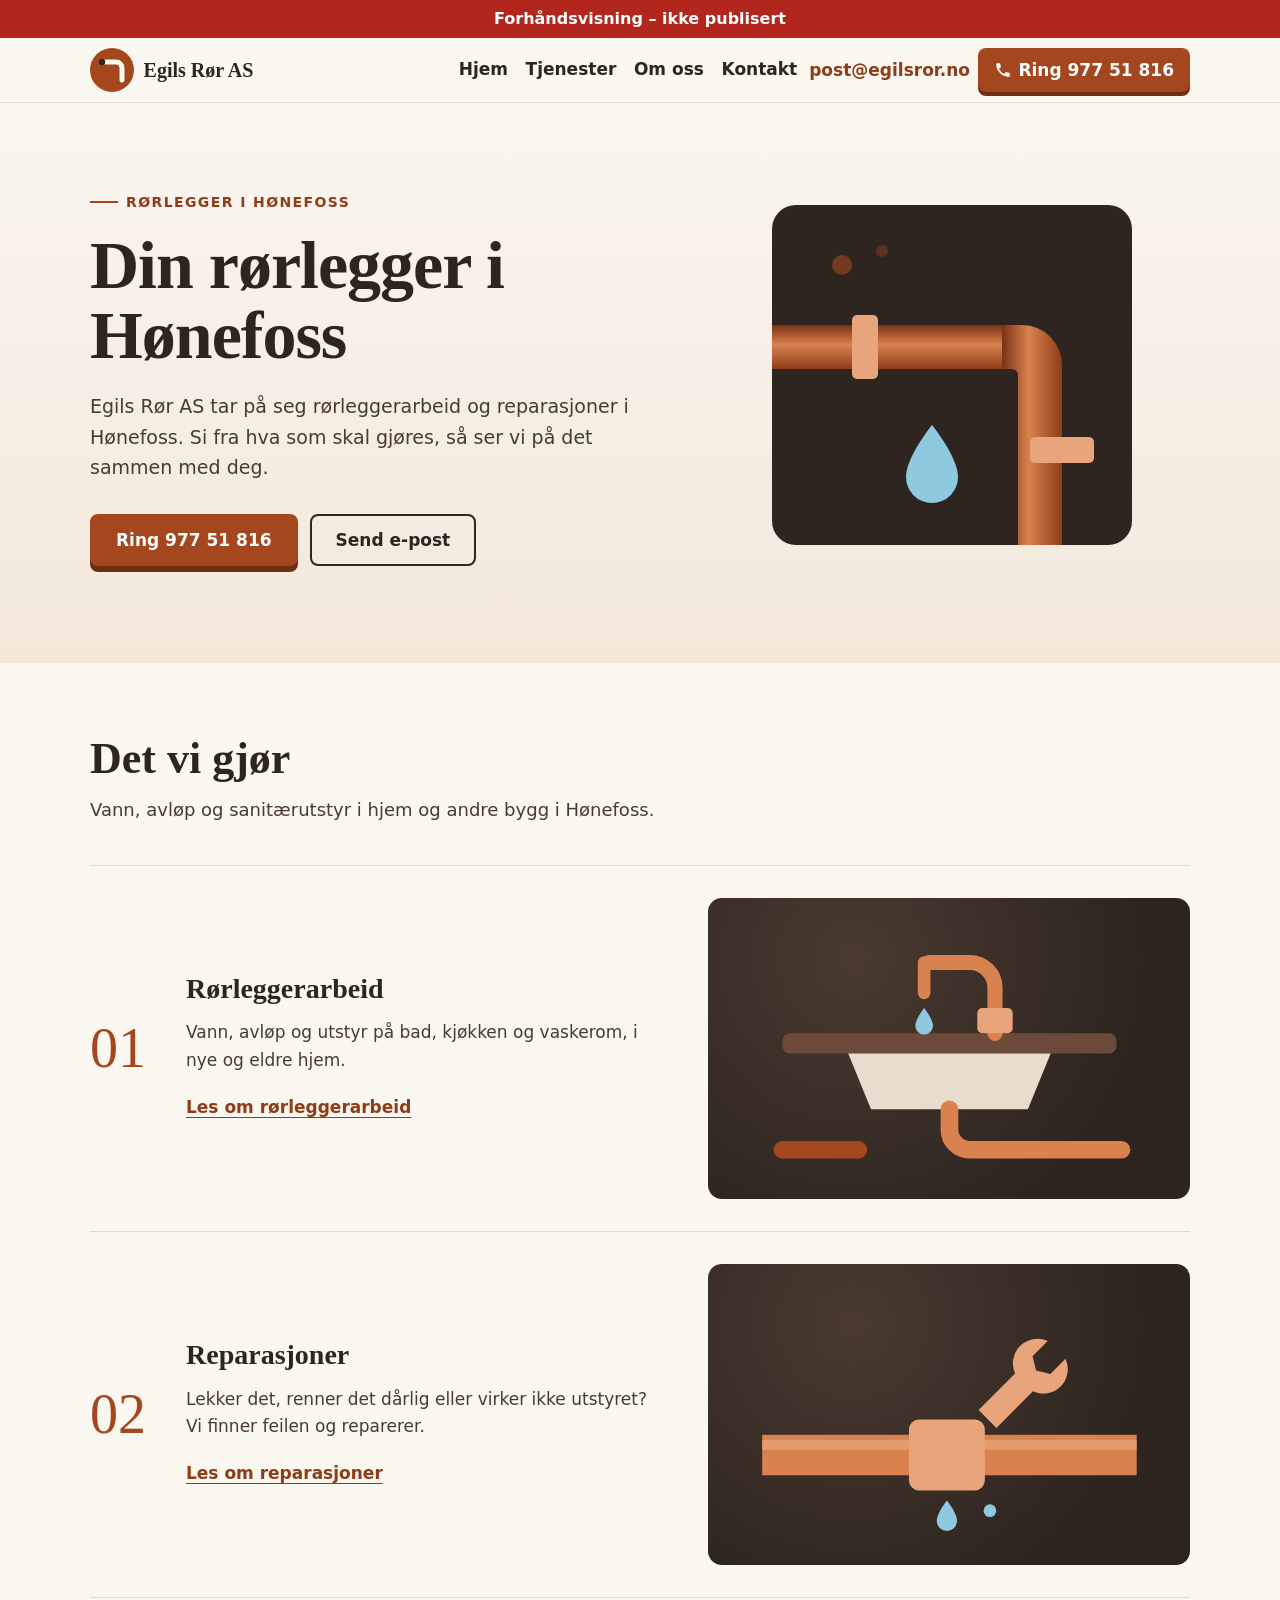
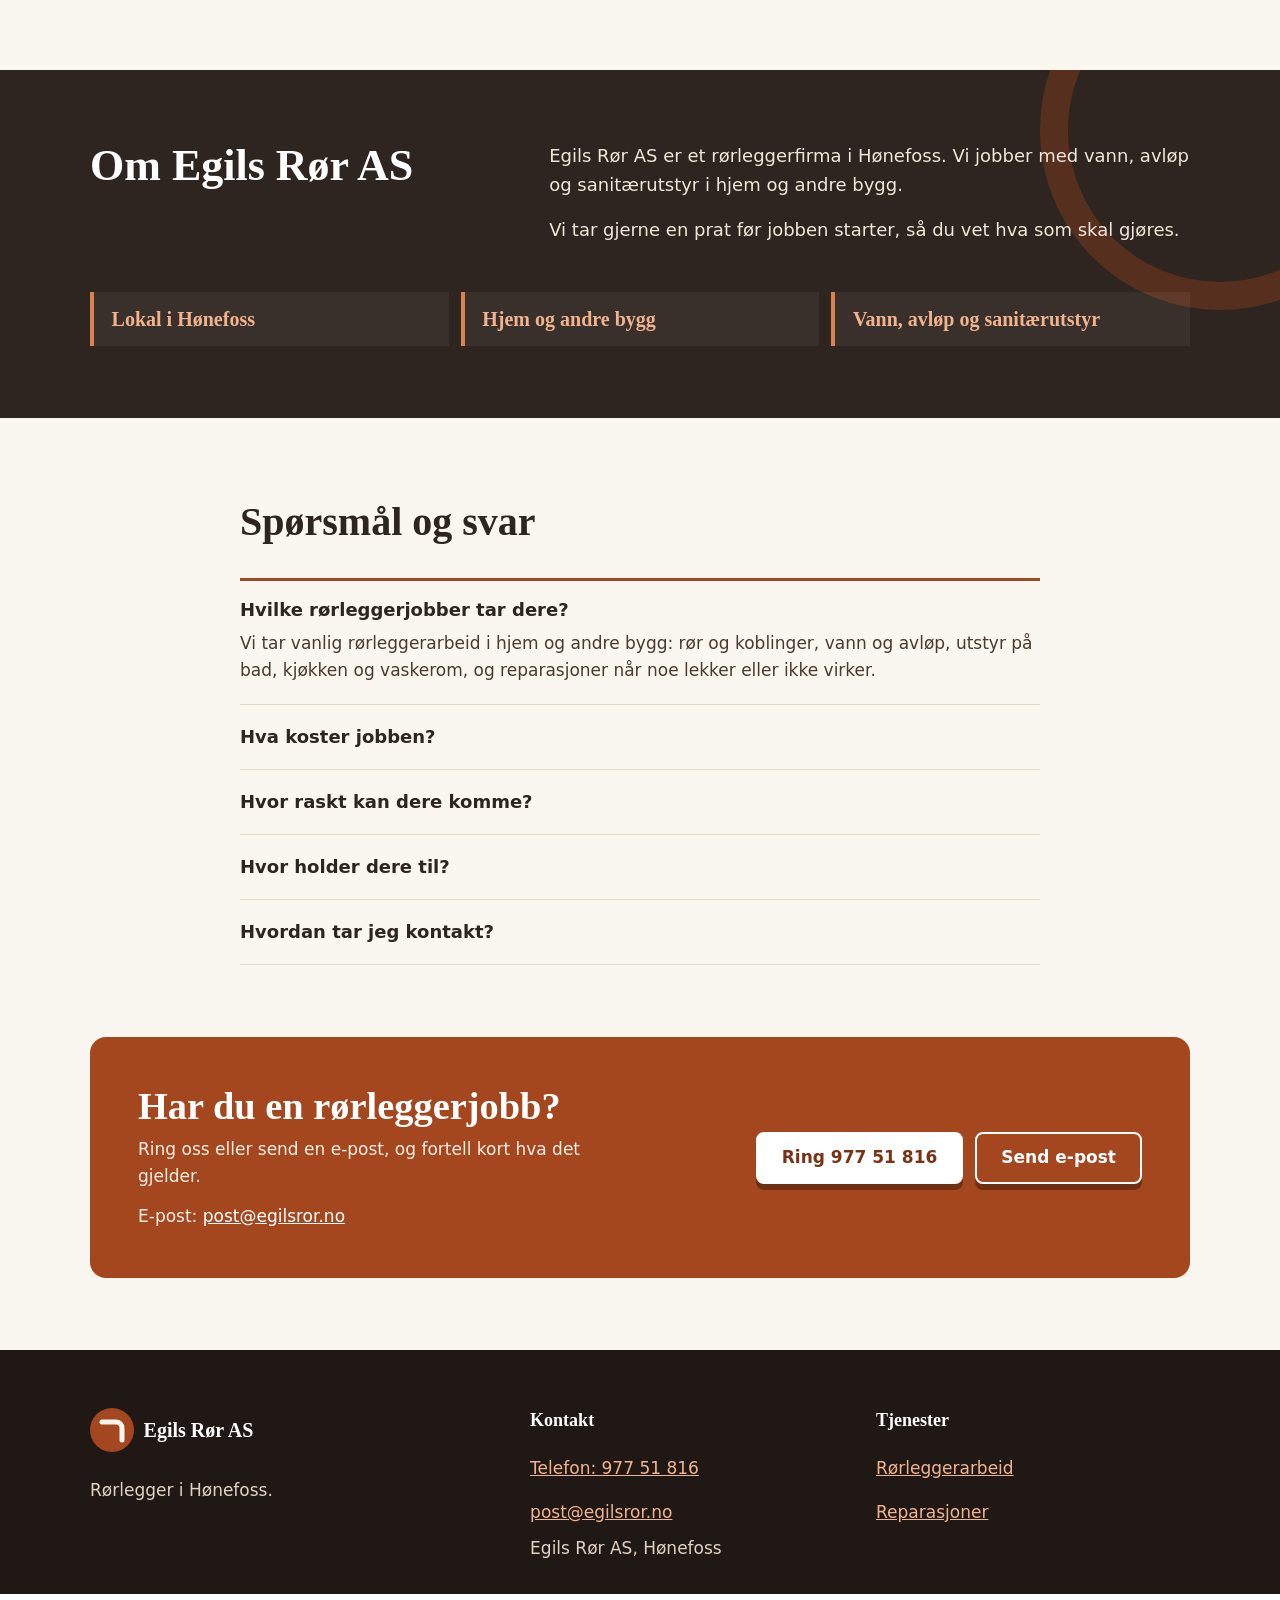
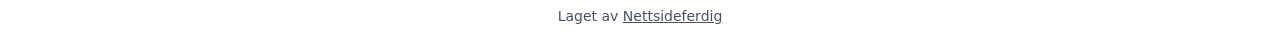
<file: index.html>
<!doctype html>
<html lang="nb">
<head>
<meta charset="utf-8">
<meta name="viewport" content="width=device-width, initial-scale=1">
<title>Rørlegger i Hønefoss | Egils Rør AS</title>
<meta name="description" content="Egils Rør AS er rørlegger i Hønefoss. Vi tar rørleggerarbeid og reparasjoner i hjem og andre bygg. Ring eller send oss en e-post.">
<link rel="canonical" href="https://andersmathisen7-design.github.io/side-egils-ror-as-a246fb6f/">
<meta property="og:type" content="website">
<meta property="og:locale" content="nb_NO">
<meta property="og:site_name" content="Egils Rør AS">
<meta property="og:title" content="Rørlegger i Hønefoss | Egils Rør AS">
<meta property="og:description" content="Egils Rør AS er rørlegger i Hønefoss. Vi tar rørleggerarbeid og reparasjoner i hjem og andre bygg. Ring eller send oss en e-post.">
<meta property="og:url" content="https://andersmathisen7-design.github.io/side-egils-ror-as-a246fb6f/">
<meta http-equiv="Content-Security-Policy" content="default-src 'none'; style-src 'self'; img-src 'self'; manifest-src 'self'; worker-src 'self'; script-src 'self'">
<link rel="stylesheet" href="./style.css">
<meta name="theme-color" content="#a4471f">
<link rel="manifest" href="./manifest.webmanifest">
<link rel="icon" href="./icon.svg" type="image/svg+xml">
<script src="./pwa.js" defer></script>
<meta name="robots" content="noindex,nofollow">
<script type="application/ld+json">{"@context":"https://schema.org","@type":"Plumber","name":"Egils Rør AS","description":"Egils Rør AS er rørlegger i Hønefoss. Vi tar rørleggerarbeid og reparasjoner i hjem og andre bygg. Ring eller send oss en e-post.","email":"post@egilsror.no","areaServed":"Hønefoss","url":"https://andersmathisen7-design.github.io/side-egils-ror-as-a246fb6f","telephone":"977 51 816"}</script>
</head>
<body>
<div class="forhandsstripe">Forhåndsvisning – ikke publisert</div>
<header class="topp"><div class="wrap"><a class="merke" href="./"><svg viewBox="0 0 44 44" aria-hidden="true"><circle cx="22" cy="22" r="22" fill="#a4471f"/><path d="M12 14h14a6 6 0 0 1 6 6v12" fill="none" stroke="#faf6f0" stroke-width="5" stroke-linecap="round"/><circle cx="12" cy="14" r="3.2" fill="#2e2420"/></svg><span>Egils Rør AS</span></a><nav class="meny" aria-label="Hovedmeny"><ul><li><a href="./">Hjem</a></li><li><a href="./#tjenester">Tjenester</a></li><li><a href="./#om">Om oss</a></li><li><a href="#kontakt">Kontakt</a></li></ul></nav><div class="topp-hoyre"><a class="toppepost" href="mailto:post@egilsror.no">post@egilsror.no</a><a class="ringknapp" href="tel:97751816"><svg viewBox="0 0 24 24" aria-hidden="true"><path d="M6.6 10.8a15 15 0 0 0 6.6 6.6l2.2-2.2a1 1 0 0 1 1-.25 11.4 11.4 0 0 0 3.6.57 1 1 0 0 1 1 1V20a1 1 0 0 1-1 1A17 17 0 0 1 3 4a1 1 0 0 1 1-1h3.5a1 1 0 0 1 1 1c0 1.25.2 2.45.57 3.57a1 1 0 0 1-.25 1z" fill="currentColor"/></svg><span class="kort">Ring</span><span class="lang">Ring 977 51 816</span></a><details class="mobilmeny"><summary><svg viewBox="0 0 24 24" aria-hidden="true"><path d="M4 7h16M4 12h16M4 17h16" stroke="currentColor" stroke-width="2.4" stroke-linecap="round"/></svg><span class="skjult">Meny</span></summary><nav aria-label="Meny på mobil"><ul><li><a href="./">Hjem</a></li><li><a href="./#tjenester">Tjenester</a></li><li><a href="./tjenester/rorleggerarbeid/">Rørleggerarbeid</a></li><li><a href="./tjenester/reparasjoner/">Reparasjoner</a></li><li><a href="./#om">Om oss</a></li><li><a href="#kontakt">Kontakt</a></li></ul></nav></details></div></div></header>
<main>
<section class="hero"><div class="wrap"><div><p class="stedmerke">Rørlegger i Hønefoss</p><h1>Din rørlegger i Hønefoss</h1><p class="ingress">Egils Rør AS tar på seg rørleggerarbeid og reparasjoner i Hønefoss. Si fra hva som skal gjøres, så ser vi på det sammen med deg.</p><div class="knapper"><a class="knapp" href="tel:97751816">Ring 977 51 816</a><a class="knapp lys" href="mailto:post@egilsror.no">Send e-post</a></div></div><div class="hero-kunst"><svg viewBox="0 0 440 400" aria-hidden="true"><defs><linearGradient id="kobber" x1="0" y1="0" x2="1" y2="0"><stop offset="0" stop-color="#7a3214"/><stop offset=".45" stop-color="#d9824f"/><stop offset="1" stop-color="#8f3c19"/></linearGradient><linearGradient id="kobber2" x1="0" y1="0" x2="0" y2="1"><stop offset="0" stop-color="#7a3214"/><stop offset=".45" stop-color="#d9824f"/><stop offset="1" stop-color="#8f3c19"/></linearGradient></defs><rect x="40" y="30" width="360" height="340" rx="24" fill="#2e2420"/><rect x="40" y="150" width="230" height="44" fill="url(#kobber2)"/><path d="M270 150h20a40 40 0 0 1 40 40v180h-44V200a6 6 0 0 0-6-6h-10z" fill="url(#kobber)"/><rect x="120" y="140" width="26" height="64" rx="5" fill="#e8a47a"/><rect x="298" y="262" width="64" height="26" rx="5" fill="#e8a47a"/><circle cx="110" cy="90" r="10" fill="#a4471f" opacity=".6"/><circle cx="150" cy="76" r="6" fill="#a4471f" opacity=".4"/><path d="M200 250c0 0-26 32-26 52a26 26 0 0 0 52 0c0-20-26-52-26-52z" fill="#8fc9e0"/></svg></div></div></section><section class="tjenester" id="tjenester"><div class="wrap"><div class="overskrift-rad"><h2>Det vi gjør</h2><p>Vann, avløp og sanitærutstyr i hjem og andre bygg i Hønefoss.</p></div><article class="rad"><span class="nummer" aria-hidden="true">01</span><div><h3>Rørleggerarbeid</h3><p>Vann, avløp og utstyr på bad, kjøkken og vaskerom, i nye og eldre hjem.</p><a class="lenke" href="./tjenester/rorleggerarbeid/">Les om rørleggerarbeid</a></div><div class="panel" aria-hidden="true"><svg viewBox="0 0 160 100"><rect x="14" y="44" width="132" height="8" rx="3" fill="#6b4a3a"/><path d="M40 52h80l-9 22H49z" fill="#e8dccf"/><path d="M80 74v8a8 8 0 0 0 8 8h60" fill="none" stroke="#d9824f" stroke-width="7" stroke-linecap="round"/><path d="M98 44V26a10 10 0 0 0-10-10H72" fill="none" stroke="#d9824f" stroke-width="6" stroke-linecap="round"/><path d="M70 16v12" stroke="#d9824f" stroke-width="5" stroke-linecap="round"/><rect x="91" y="34" width="14" height="10" rx="2" fill="#e8a47a"/><path d="M70 34c0 0-3.5 4.5-3.5 7a3.5 3.5 0 0 0 7 0c0-2.5-3.5-7-3.5-7z" fill="#8fc9e0"/><path d="M14 90h30" stroke="#a4471f" stroke-width="7" stroke-linecap="round"/></svg></div></article><article class="rad"><span class="nummer" aria-hidden="true">02</span><div><h3>Reparasjoner</h3><p>Lekker det, renner det dårlig eller virker ikke utstyret? Vi finner feilen og reparerer.</p><a class="lenke" href="./tjenester/reparasjoner/">Les om reparasjoner</a></div><div class="panel" aria-hidden="true"><svg viewBox="0 0 160 100"><rect x="6" y="58" width="148" height="16" fill="#d9824f"/><rect x="6" y="60" width="148" height="4" fill="#e8a47a" opacity=".7"/><rect x="64" y="52" width="30" height="28" rx="4" fill="#e8a47a"/><path d="M79 84c0 0-4 5-4 8a4 4 0 0 0 8 0c0-3-4-8-4-8z" fill="#8fc9e0"/><circle cx="96" cy="88" r="2.5" fill="#8fc9e0"/><path d="M126.2 13.6a8.8 8.8 0 0 0-11.68 11.68L101.4 38.4l6.4 6.4 13.12-13.12a8.8 8.8 0 0 0 11.68-11.68l-5.44 5.44-5.12-1.28-1.28-5.12z" fill="#e8a47a" transform="translate(-20 6) scale(1.1)"/></svg></div></article></div></section><section class="om" id="om"><div class="wrap"><h2>Om Egils Rør AS</h2><div><p>Egils Rør AS er et rørleggerfirma i Hønefoss. Vi jobber med vann, avløp og sanitærutstyr i hjem og andre bygg.</p><p>Vi tar gjerne en prat før jobben starter, så du vet hva som skal gjøres.</p></div><ul class="fakta"><li>Lokal i Hønefoss</li><li>Hjem og andre bygg</li><li>Vann, avløp og sanitærutstyr</li></ul></div></section><section class="faq"><div class="wrap"><h2>Spørsmål og svar</h2><div class="faq-apen"><h3>Hvilke rørleggerjobber tar dere?</h3><p>Vi tar vanlig rørleggerarbeid i hjem og andre bygg: rør og koblinger, vann og avløp, utstyr på bad, kjøkken og vaskerom, og reparasjoner når noe lekker eller ikke virker.</p></div><details><summary>Hva koster jobben?</summary><p>Det kommer an på hva som skal gjøres. Fortell oss hva du har tenkt, så sier vi hva jobben innebærer.</p></details><details><summary>Hvor raskt kan dere komme?</summary><p>Det kommer an på jobben og hva vi har på gang. Ring oss, så finner vi ut av det sammen.</p></details><details><summary>Hvor holder dere til?</summary><p>Vi holder til i Hønefoss. Lurer du på om vi tar jobben der du bor, er det bare å spørre.</p></details><details><summary>Hvordan tar jeg kontakt?</summary><p>Ring oss eller send en e-post, og skriv kort hva jobben gjelder.</p></details></div></section><section class="kontaktband" id="ta-kontakt"><div class="wrap"><div class="boks"><div><h2>Har du en rørleggerjobb?</h2><p>Ring oss eller send en e-post, og fortell kort hva det gjelder.</p><p class="epostlinje">E-post: <a href="mailto:post@egilsror.no">post@egilsror.no</a></p></div><div class="knapper"><a class="knapp" href="tel:97751816">Ring 977 51 816</a><a class="knapp lys" href="mailto:post@egilsror.no">Send e-post</a></div></div></div></section>
</main>
<footer class="bunn" id="kontakt"><div class="wrap"><div><a class="merke" href="./"><svg viewBox="0 0 44 44" aria-hidden="true"><circle cx="22" cy="22" r="22" fill="#a4471f"/><path d="M12 14h14a6 6 0 0 1 6 6v12" fill="none" stroke="#faf6f0" stroke-width="5" stroke-linecap="round"/></svg><span>Egils Rør AS</span></a><p>Rørlegger i Hønefoss.</p></div><div><h2>Kontakt</h2><ul><li><a href="tel:97751816">Telefon: 977 51 816</a></li><li><a href="mailto:post@egilsror.no">post@egilsror.no</a></li></ul><address>Egils Rør AS, Hønefoss</address></div><div><h2>Tjenester</h2><ul><li><a href="./tjenester/rorleggerarbeid/">Rørleggerarbeid</a></li><li><a href="./tjenester/reparasjoner/">Reparasjoner</a></li></ul></div></div></footer>
<p class="nf-byra">Laget av <a href="https://nettsideferdig.no/">Nettsideferdig</a></p>
</body>
</html>
</file>
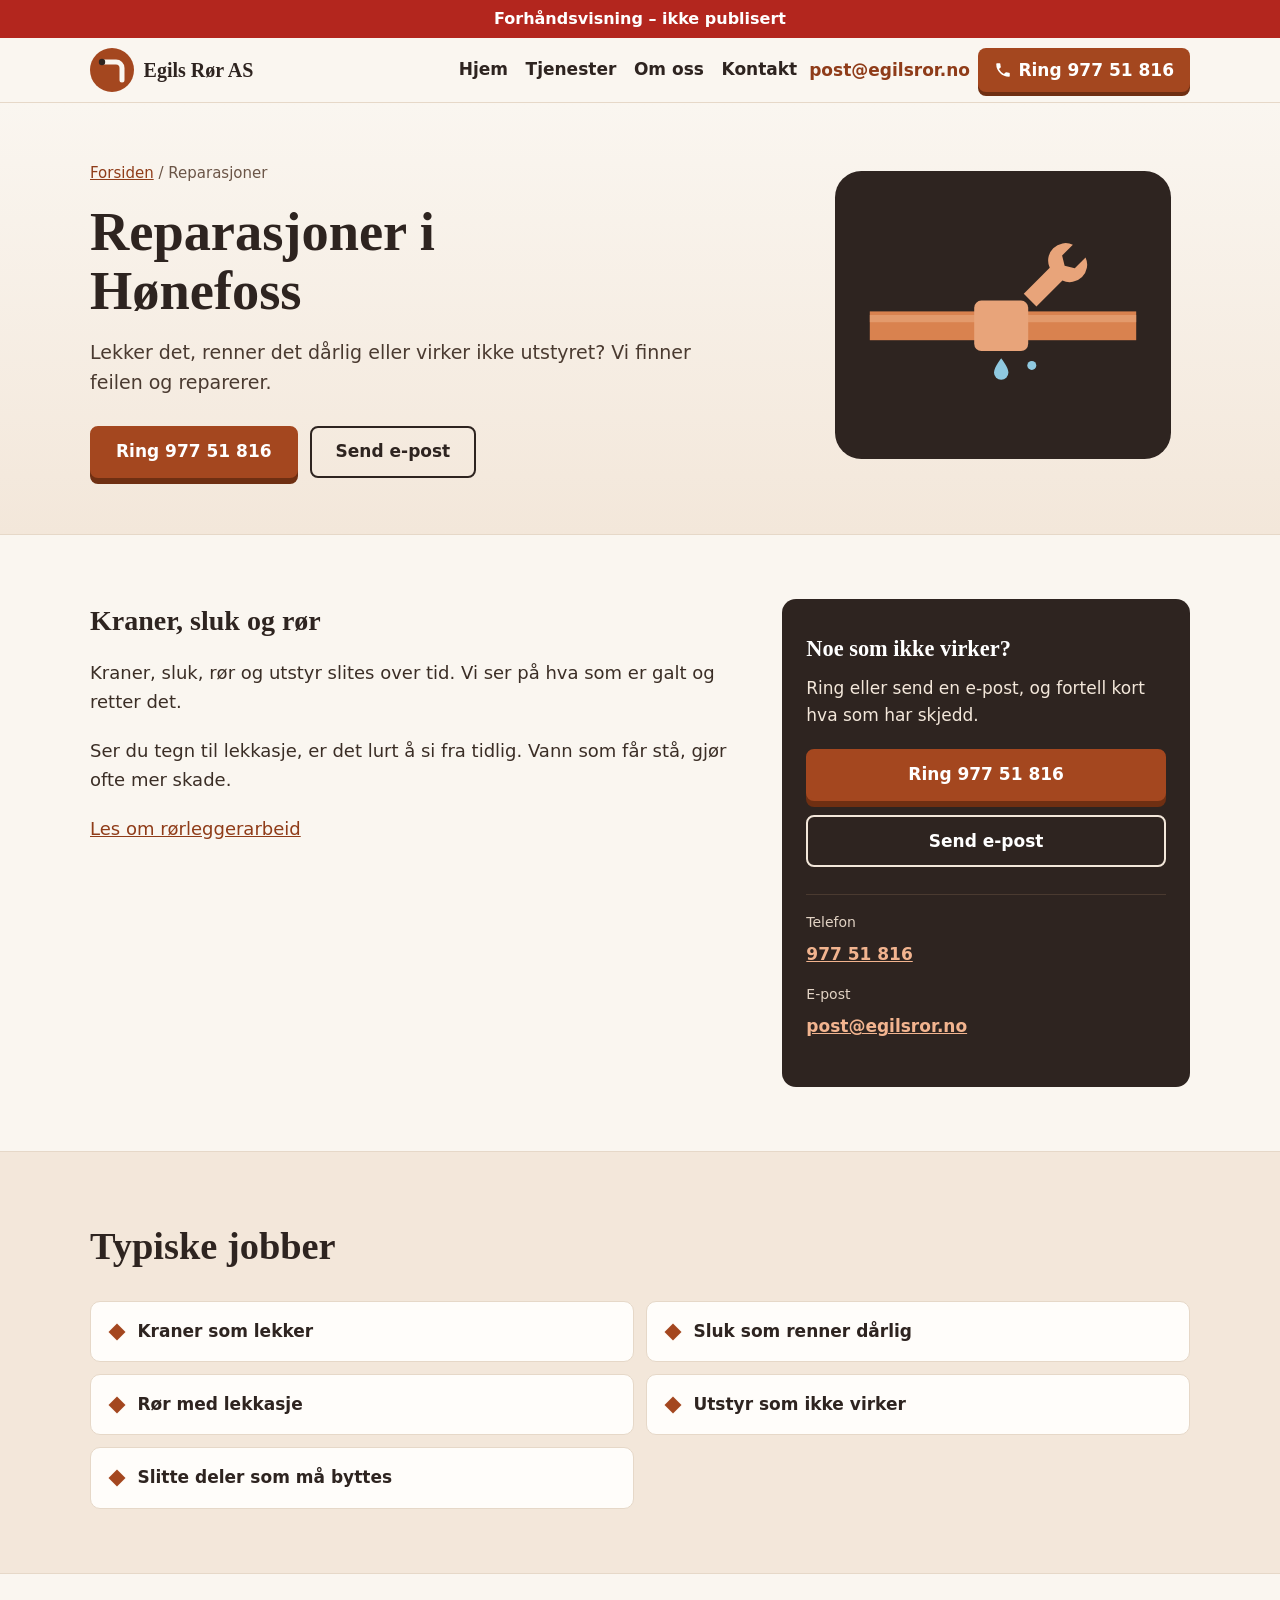
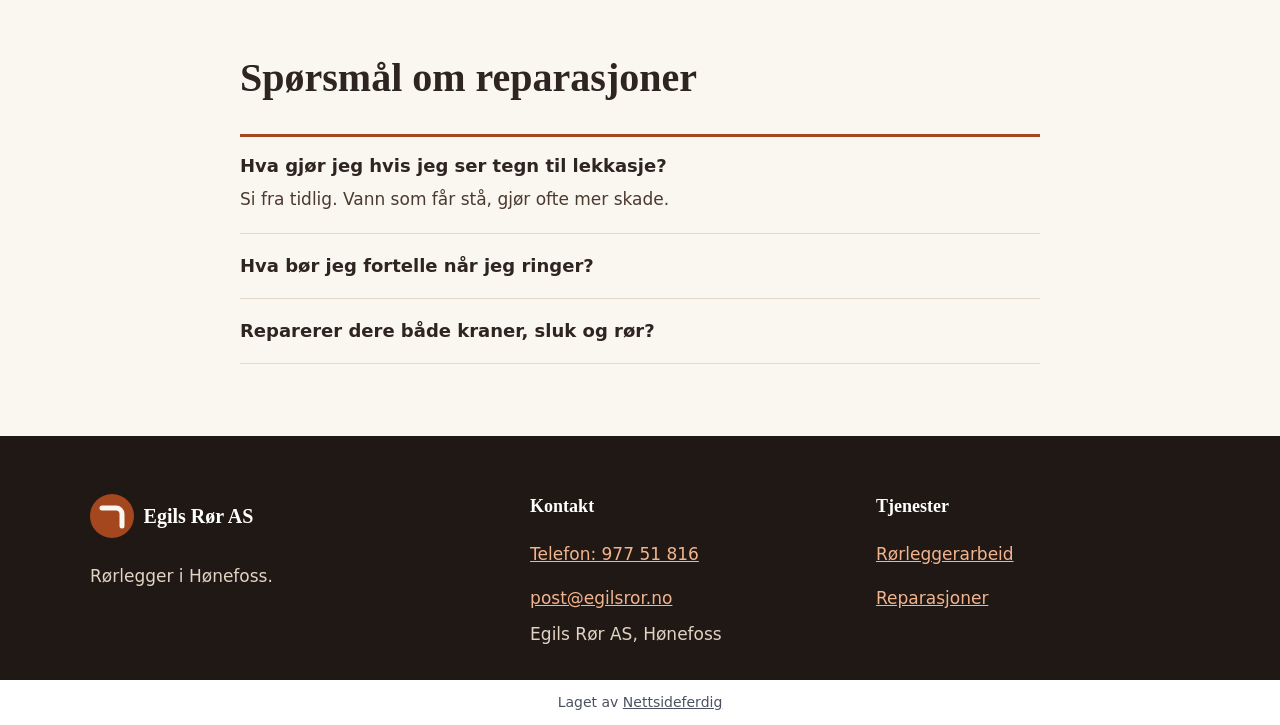
<file: tjenester/reparasjoner/index.html>
<!doctype html>
<html lang="nb">
<head>
<meta charset="utf-8">
<meta name="viewport" content="width=device-width, initial-scale=1">
<title>Reparasjon av rør og kraner i Hønefoss | Egils Rør AS</title>
<meta name="description" content="Lekker det, renner det dårlig eller virker ikke utstyret? Egils Rør AS reparerer rør, kraner og sluk i Hønefoss.">
<link rel="canonical" href="https://andersmathisen7-design.github.io/side-egils-ror-as-a246fb6f/tjenester/reparasjoner/">
<meta property="og:type" content="website">
<meta property="og:locale" content="nb_NO">
<meta property="og:site_name" content="Egils Rør AS">
<meta property="og:title" content="Reparasjon av rør og kraner i Hønefoss | Egils Rør AS">
<meta property="og:description" content="Lekker det, renner det dårlig eller virker ikke utstyret? Egils Rør AS reparerer rør, kraner og sluk i Hønefoss.">
<meta property="og:url" content="https://andersmathisen7-design.github.io/side-egils-ror-as-a246fb6f/tjenester/reparasjoner/">
<meta http-equiv="Content-Security-Policy" content="default-src 'none'; style-src 'self'; img-src 'self'; manifest-src 'self'; worker-src 'self'; script-src 'self'">
<link rel="stylesheet" href="../../style.css">
<meta name="theme-color" content="#a4471f">
<link rel="manifest" href="../../manifest.webmanifest">
<link rel="icon" href="../../icon.svg" type="image/svg+xml">
<script src="../../pwa.js" defer></script>
<meta name="robots" content="noindex,nofollow">
</head>
<body>
<div class="forhandsstripe">Forhåndsvisning – ikke publisert</div>
<header class="topp"><div class="wrap"><a class="merke" href="../../"><svg viewBox="0 0 44 44" aria-hidden="true"><circle cx="22" cy="22" r="22" fill="#a4471f"/><path d="M12 14h14a6 6 0 0 1 6 6v12" fill="none" stroke="#faf6f0" stroke-width="5" stroke-linecap="round"/><circle cx="12" cy="14" r="3.2" fill="#2e2420"/></svg><span>Egils Rør AS</span></a><nav class="meny" aria-label="Hovedmeny"><ul><li><a href="../../">Hjem</a></li><li><a href="../../#tjenester">Tjenester</a></li><li><a href="../../#om">Om oss</a></li><li><a href="#kontakt">Kontakt</a></li></ul></nav><div class="topp-hoyre"><a class="toppepost" href="mailto:post@egilsror.no">post@egilsror.no</a><a class="ringknapp" href="tel:97751816"><svg viewBox="0 0 24 24" aria-hidden="true"><path d="M6.6 10.8a15 15 0 0 0 6.6 6.6l2.2-2.2a1 1 0 0 1 1-.25 11.4 11.4 0 0 0 3.6.57 1 1 0 0 1 1 1V20a1 1 0 0 1-1 1A17 17 0 0 1 3 4a1 1 0 0 1 1-1h3.5a1 1 0 0 1 1 1c0 1.25.2 2.45.57 3.57a1 1 0 0 1-.25 1z" fill="currentColor"/></svg><span class="kort">Ring</span><span class="lang">Ring 977 51 816</span></a><details class="mobilmeny"><summary><svg viewBox="0 0 24 24" aria-hidden="true"><path d="M4 7h16M4 12h16M4 17h16" stroke="currentColor" stroke-width="2.4" stroke-linecap="round"/></svg><span class="skjult">Meny</span></summary><nav aria-label="Meny på mobil"><ul><li><a href="../../">Hjem</a></li><li><a href="../../#tjenester">Tjenester</a></li><li><a href="../../tjenester/rorleggerarbeid/">Rørleggerarbeid</a></li><li><a href="../../tjenester/reparasjoner/">Reparasjoner</a></li><li><a href="../../#om">Om oss</a></li><li><a href="#kontakt">Kontakt</a></li></ul></nav></details></div></div></header>
<main>
<section class="sidehode"><div class="wrap"><div><p class="sti"><a href="../../">Forsiden</a> / Reparasjoner</p><h1>Reparasjoner i Hønefoss</h1><p class="ingress">Lekker det, renner det dårlig eller virker ikke utstyret? Vi finner feilen og reparerer.</p><div class="knapper"><a class="knapp" href="tel:97751816">Ring 977 51 816</a><a class="knapp lys" href="mailto:post@egilsror.no">Send e-post</a></div></div><div class="sidehode-kunst"><svg viewBox="0 0 300 260" aria-hidden="true"><rect x="10" y="10" width="280" height="240" rx="22" fill="#2e2420"/><g transform="translate(30 40) scale(1.5)"><rect x="6" y="58" width="148" height="16" fill="#d9824f"/><rect x="6" y="60" width="148" height="4" fill="#e8a47a" opacity=".7"/><rect x="64" y="52" width="30" height="28" rx="4" fill="#e8a47a"/><path d="M79 84c0 0-4 5-4 8a4 4 0 0 0 8 0c0-3-4-8-4-8z" fill="#8fc9e0"/><circle cx="96" cy="88" r="2.5" fill="#8fc9e0"/><path d="M126.2 13.6a8.8 8.8 0 0 0-11.68 11.68L101.4 38.4l6.4 6.4 13.12-13.12a8.8 8.8 0 0 0 11.68-11.68l-5.44 5.44-5.12-1.28-1.28-5.12z" fill="#e8a47a" transform="translate(-20 6) scale(1.1)"/></g></svg></div></div></section><div class="wrap innhold"><div class="tekst"><h2>Kraner, sluk og rør</h2><p>Kraner, sluk, rør og utstyr slites over tid. Vi ser på hva som er galt og retter det.</p><p>Ser du tegn til lekkasje, er det lurt å si fra tidlig. Vann som får stå, gjør ofte mer skade.</p><p><a href="../../tjenester/rorleggerarbeid/">Les om rørleggerarbeid</a></p></div><aside class="panel"><h2>Noe som ikke virker?</h2><p>Ring eller send en e-post, og fortell kort hva som har skjedd.</p><a class="knapp" href="tel:97751816">Ring 977 51 816</a><a class="knapp lys" href="mailto:post@egilsror.no">Send e-post</a><ul class="kontaktliste"><li><small>Telefon</small><a href="tel:97751816">977 51 816</a></li><li><small>E-post</small><a href="mailto:post@egilsror.no">post@egilsror.no</a></li></ul></aside></div><section class="jobber"><div class="wrap"><h2>Typiske jobber</h2><ul class="jobbliste"><li>Kraner som lekker</li><li>Sluk som renner dårlig</li><li>Rør med lekkasje</li><li>Utstyr som ikke virker</li><li>Slitte deler som må byttes</li></ul></div></section><section class="faq"><div class="wrap"><h2>Spørsmål om reparasjoner</h2><div class="faq-apen"><h3>Hva gjør jeg hvis jeg ser tegn til lekkasje?</h3><p>Si fra tidlig. Vann som får stå, gjør ofte mer skade.</p></div><details><summary>Hva bør jeg fortelle når jeg ringer?</summary><p>Fortell kort hva som har skjedd og hvor det er, så vet vi mer om hva som må til.</p></details><details><summary>Reparerer dere både kraner, sluk og rør?</summary><p>Ja. Vi ser på hva som er galt med kraner, sluk, rør og utstyr, og retter det.</p></details></div></section>
</main>
<footer class="bunn" id="kontakt"><div class="wrap"><div><a class="merke" href="../../"><svg viewBox="0 0 44 44" aria-hidden="true"><circle cx="22" cy="22" r="22" fill="#a4471f"/><path d="M12 14h14a6 6 0 0 1 6 6v12" fill="none" stroke="#faf6f0" stroke-width="5" stroke-linecap="round"/></svg><span>Egils Rør AS</span></a><p>Rørlegger i Hønefoss.</p></div><div><h2>Kontakt</h2><ul><li><a href="tel:97751816">Telefon: 977 51 816</a></li><li><a href="mailto:post@egilsror.no">post@egilsror.no</a></li></ul><address>Egils Rør AS, Hønefoss</address></div><div><h2>Tjenester</h2><ul><li><a href="../../tjenester/rorleggerarbeid/">Rørleggerarbeid</a></li><li><a href="../../tjenester/reparasjoner/">Reparasjoner</a></li></ul></div></div></footer>
<p class="nf-byra">Laget av <a href="https://nettsideferdig.no/">Nettsideferdig</a></p>
</body>
</html>
</file>
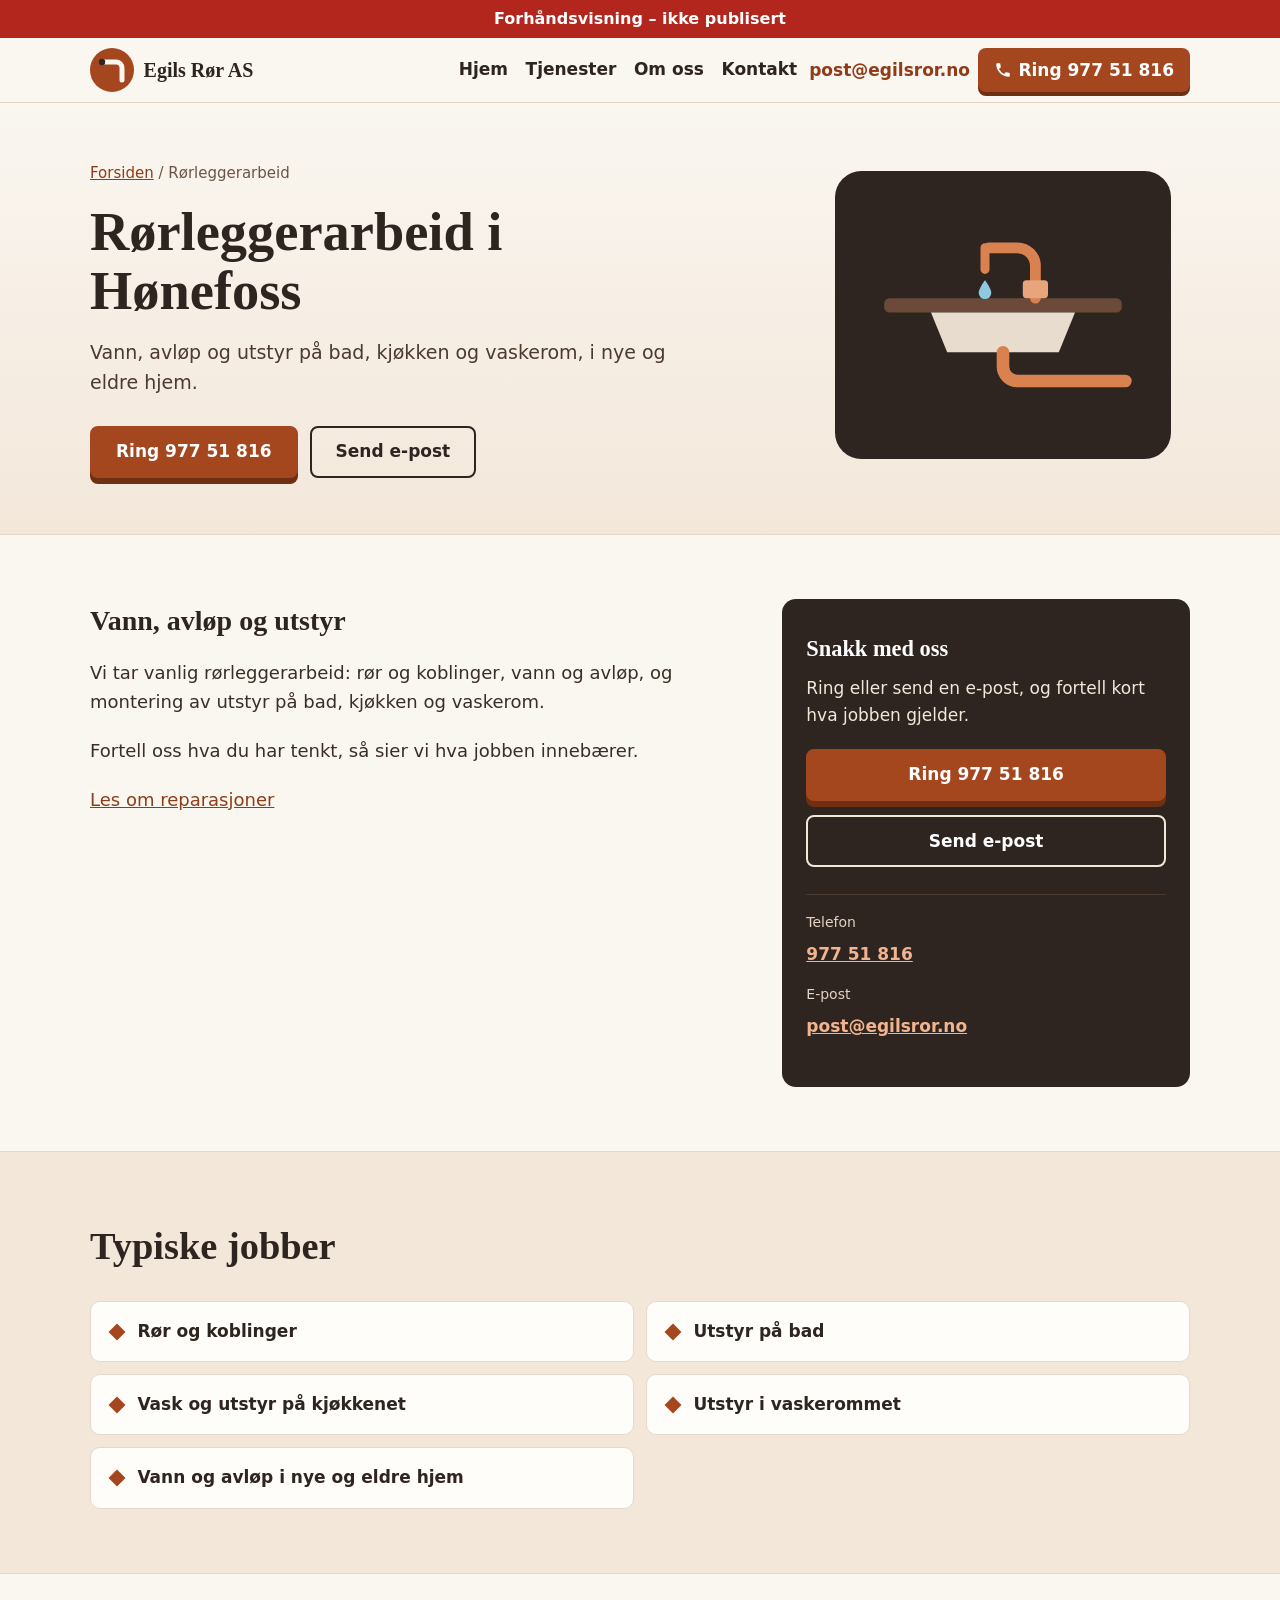
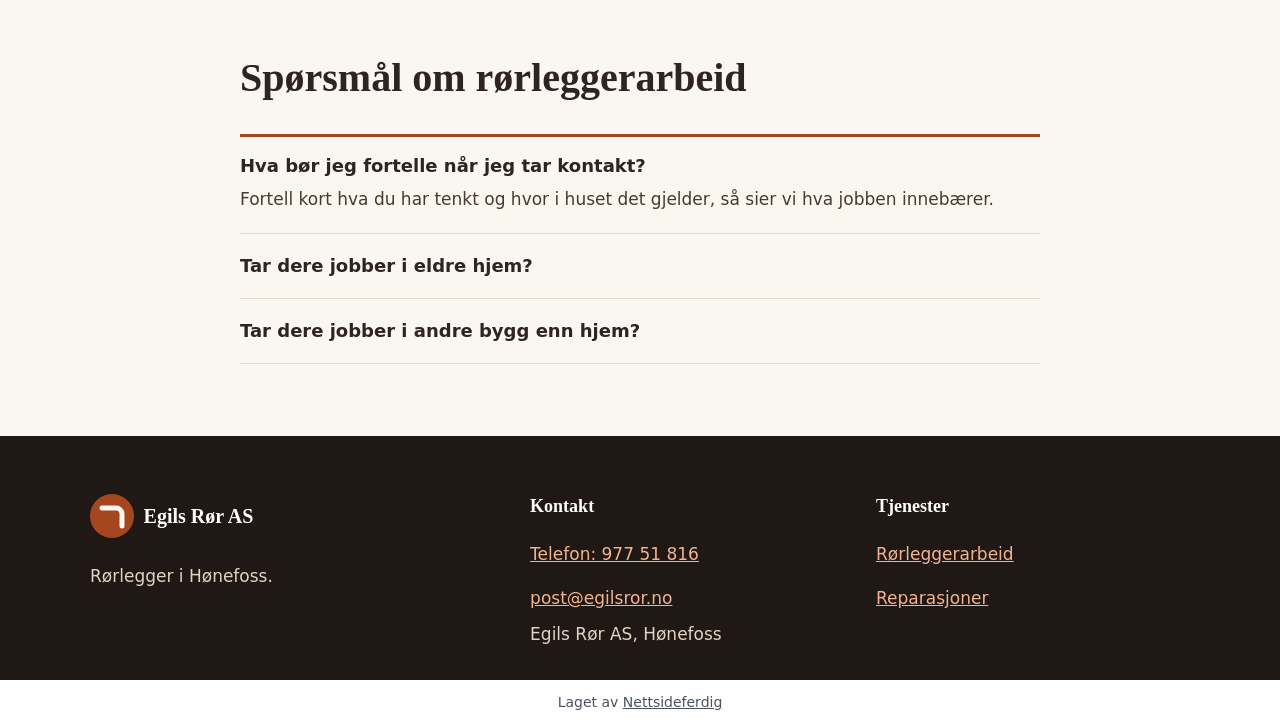
<file: tjenester/rorleggerarbeid/index.html>
<!doctype html>
<html lang="nb">
<head>
<meta charset="utf-8">
<meta name="viewport" content="width=device-width, initial-scale=1">
<title>Rørleggerarbeid i Hønefoss | Egils Rør AS</title>
<meta name="description" content="Rørleggerarbeid i Hønefoss: vann, avløp og utstyr på bad, kjøkken og vaskerom. Egils Rør AS hjelper deg med jobben.">
<link rel="canonical" href="https://andersmathisen7-design.github.io/side-egils-ror-as-a246fb6f/tjenester/rorleggerarbeid/">
<meta property="og:type" content="website">
<meta property="og:locale" content="nb_NO">
<meta property="og:site_name" content="Egils Rør AS">
<meta property="og:title" content="Rørleggerarbeid i Hønefoss | Egils Rør AS">
<meta property="og:description" content="Rørleggerarbeid i Hønefoss: vann, avløp og utstyr på bad, kjøkken og vaskerom. Egils Rør AS hjelper deg med jobben.">
<meta property="og:url" content="https://andersmathisen7-design.github.io/side-egils-ror-as-a246fb6f/tjenester/rorleggerarbeid/">
<meta http-equiv="Content-Security-Policy" content="default-src 'none'; style-src 'self'; img-src 'self'; manifest-src 'self'; worker-src 'self'; script-src 'self'">
<link rel="stylesheet" href="../../style.css">
<meta name="theme-color" content="#a4471f">
<link rel="manifest" href="../../manifest.webmanifest">
<link rel="icon" href="../../icon.svg" type="image/svg+xml">
<script src="../../pwa.js" defer></script>
<meta name="robots" content="noindex,nofollow">
</head>
<body>
<div class="forhandsstripe">Forhåndsvisning – ikke publisert</div>
<header class="topp"><div class="wrap"><a class="merke" href="../../"><svg viewBox="0 0 44 44" aria-hidden="true"><circle cx="22" cy="22" r="22" fill="#a4471f"/><path d="M12 14h14a6 6 0 0 1 6 6v12" fill="none" stroke="#faf6f0" stroke-width="5" stroke-linecap="round"/><circle cx="12" cy="14" r="3.2" fill="#2e2420"/></svg><span>Egils Rør AS</span></a><nav class="meny" aria-label="Hovedmeny"><ul><li><a href="../../">Hjem</a></li><li><a href="../../#tjenester">Tjenester</a></li><li><a href="../../#om">Om oss</a></li><li><a href="#kontakt">Kontakt</a></li></ul></nav><div class="topp-hoyre"><a class="toppepost" href="mailto:post@egilsror.no">post@egilsror.no</a><a class="ringknapp" href="tel:97751816"><svg viewBox="0 0 24 24" aria-hidden="true"><path d="M6.6 10.8a15 15 0 0 0 6.6 6.6l2.2-2.2a1 1 0 0 1 1-.25 11.4 11.4 0 0 0 3.6.57 1 1 0 0 1 1 1V20a1 1 0 0 1-1 1A17 17 0 0 1 3 4a1 1 0 0 1 1-1h3.5a1 1 0 0 1 1 1c0 1.25.2 2.45.57 3.57a1 1 0 0 1-.25 1z" fill="currentColor"/></svg><span class="kort">Ring</span><span class="lang">Ring 977 51 816</span></a><details class="mobilmeny"><summary><svg viewBox="0 0 24 24" aria-hidden="true"><path d="M4 7h16M4 12h16M4 17h16" stroke="currentColor" stroke-width="2.4" stroke-linecap="round"/></svg><span class="skjult">Meny</span></summary><nav aria-label="Meny på mobil"><ul><li><a href="../../">Hjem</a></li><li><a href="../../#tjenester">Tjenester</a></li><li><a href="../../tjenester/rorleggerarbeid/">Rørleggerarbeid</a></li><li><a href="../../tjenester/reparasjoner/">Reparasjoner</a></li><li><a href="../../#om">Om oss</a></li><li><a href="#kontakt">Kontakt</a></li></ul></nav></details></div></div></header>
<main>
<section class="sidehode"><div class="wrap"><div><p class="sti"><a href="../../">Forsiden</a> / Rørleggerarbeid</p><h1>Rørleggerarbeid i Hønefoss</h1><p class="ingress">Vann, avløp og utstyr på bad, kjøkken og vaskerom, i nye og eldre hjem.</p><div class="knapper"><a class="knapp" href="tel:97751816">Ring 977 51 816</a><a class="knapp lys" href="mailto:post@egilsror.no">Send e-post</a></div></div><div class="sidehode-kunst"><svg viewBox="0 0 300 260" aria-hidden="true"><rect x="10" y="10" width="280" height="240" rx="22" fill="#2e2420"/><g transform="translate(30 50) scale(1.5)"><rect x="14" y="44" width="132" height="8" rx="3" fill="#6b4a3a"/><path d="M40 52h80l-9 22H49z" fill="#e8dccf"/><path d="M80 74v8a8 8 0 0 0 8 8h60" fill="none" stroke="#d9824f" stroke-width="7" stroke-linecap="round"/><path d="M98 44V26a10 10 0 0 0-10-10H72" fill="none" stroke="#d9824f" stroke-width="6" stroke-linecap="round"/><path d="M70 16v12" stroke="#d9824f" stroke-width="5" stroke-linecap="round"/><rect x="91" y="34" width="14" height="10" rx="2" fill="#e8a47a"/><path d="M70 34c0 0-3.5 4.5-3.5 7a3.5 3.5 0 0 0 7 0c0-2.5-3.5-7-3.5-7z" fill="#8fc9e0"/></g></svg></div></div></section><div class="wrap innhold"><div class="tekst"><h2>Vann, avløp og utstyr</h2><p>Vi tar vanlig rørleggerarbeid: rør og koblinger, vann og avløp, og montering av utstyr på bad, kjøkken og vaskerom.</p><p>Fortell oss hva du har tenkt, så sier vi hva jobben innebærer.</p><p><a href="../../tjenester/reparasjoner/">Les om reparasjoner</a></p></div><aside class="panel"><h2>Snakk med oss</h2><p>Ring eller send en e-post, og fortell kort hva jobben gjelder.</p><a class="knapp" href="tel:97751816">Ring 977 51 816</a><a class="knapp lys" href="mailto:post@egilsror.no">Send e-post</a><ul class="kontaktliste"><li><small>Telefon</small><a href="tel:97751816">977 51 816</a></li><li><small>E-post</small><a href="mailto:post@egilsror.no">post@egilsror.no</a></li></ul></aside></div><section class="jobber"><div class="wrap"><h2>Typiske jobber</h2><ul class="jobbliste"><li>Rør og koblinger</li><li>Utstyr på bad</li><li>Vask og utstyr på kjøkkenet</li><li>Utstyr i vaskerommet</li><li>Vann og avløp i nye og eldre hjem</li></ul></div></section><section class="faq"><div class="wrap"><h2>Spørsmål om rørleggerarbeid</h2><div class="faq-apen"><h3>Hva bør jeg fortelle når jeg tar kontakt?</h3><p>Fortell kort hva du har tenkt og hvor i huset det gjelder, så sier vi hva jobben innebærer.</p></div><details><summary>Tar dere jobber i eldre hjem?</summary><p>Ja, vi jobber med vann, avløp og utstyr i både nye og eldre hjem.</p></details><details><summary>Tar dere jobber i andre bygg enn hjem?</summary><p>Ja, vi tar rørleggerarbeid i hjem og andre bygg.</p></details></div></section>
</main>
<footer class="bunn" id="kontakt"><div class="wrap"><div><a class="merke" href="../../"><svg viewBox="0 0 44 44" aria-hidden="true"><circle cx="22" cy="22" r="22" fill="#a4471f"/><path d="M12 14h14a6 6 0 0 1 6 6v12" fill="none" stroke="#faf6f0" stroke-width="5" stroke-linecap="round"/></svg><span>Egils Rør AS</span></a><p>Rørlegger i Hønefoss.</p></div><div><h2>Kontakt</h2><ul><li><a href="tel:97751816">Telefon: 977 51 816</a></li><li><a href="mailto:post@egilsror.no">post@egilsror.no</a></li></ul><address>Egils Rør AS, Hønefoss</address></div><div><h2>Tjenester</h2><ul><li><a href="../../tjenester/rorleggerarbeid/">Rørleggerarbeid</a></li><li><a href="../../tjenester/reparasjoner/">Reparasjoner</a></li></ul></div></div></footer>
<p class="nf-byra">Laget av <a href="https://nettsideferdig.no/">Nettsideferdig</a></p>
</body>
</html>
</file>
<file: style.css>
/* Fast fra Sidefabrikken: bestillingswidgeten. */
:root { --nf-farge: #a4471f; }
#nf-bestill [hidden] { display: none !important; }
#nf-bestill button { font: inherit; padding: 0.5rem 0.9rem; margin: 0.2rem; border: 1px solid var(--nf-farge); border-radius: 6px; background: #fff; color: var(--nf-farge); cursor: pointer; }
#nf-bestill button:disabled { opacity: 0.6; }
#nf-bestill .nf-knapp { background: var(--nf-farge); color: #fff; }
#nf-bestill .nf-tjeneste { display: block; width: 100%; text-align: left; }
#nf-bestill .nf-tjeneste small, #nf-bestill .nf-vare small { display: block; color: #555; }
#nf-bestill .nf-felt { display: block; margin: 0.5rem 0; }
#nf-bestill input, #nf-bestill select, #nf-bestill textarea { font: inherit; padding: 0.4rem; border: 1px solid #c5cad3; border-radius: 4px; display: block; width: 100%; max-width: 24rem; }
#nf-bestill input[type="checkbox"], #nf-bestill input[type="radio"] { display: inline-block; width: auto; margin: 0 0.4rem 0 0; vertical-align: middle; }
#nf-bestill .nf-rad { display: flex; flex-wrap: wrap; gap: 0.5rem; }
#nf-bestill .nf-vare { padding: 0.4rem 0; border-bottom: 1px solid #e3e6eb; }
#nf-bestill .nf-feil, #nf-bestill .nf-utsolgt { color: #b3261e; }
#nf-bestill .nf-test { background: #fff4e5; padding: 0.4rem 0.8rem; border-radius: 6px; }
#nf-bestill .nf-oppsummering { font-weight: 600; }
#nf-bestill .nf-faner { display: flex; flex-wrap: wrap; gap: 0.25rem; margin: 0.5rem 0 1rem; }
#nf-bestill .nf-fane.nf-valgt, #nf-bestill .nf-dag.nf-valgt { background: var(--nf-farge); color: #fff; }
#nf-bestill .nf-adresse { position: relative; max-width: 24rem; }
#nf-bestill .nf-forslag { position: absolute; top: 100%; left: 0; right: 0; z-index: 10; max-height: 15rem; overflow-y: auto; background: #fff; border: 1px solid #c5cad3; border-radius: 4px; box-shadow: 0 4px 12px rgba(0, 0, 0, 0.15); }
#nf-bestill .nf-forslag button { display: block; width: 100%; margin: 0; border: 0; border-radius: 0; padding: 0.5rem 0.75rem; text-align: left; color: inherit; }
#nf-bestill .nf-forslag button:hover, #nf-bestill .nf-forslag button:focus { background: #f4f7fb; }
#nf-bestill .nf-dager { display: flex; flex-wrap: wrap; gap: 0.25rem; margin: 0.5rem 0; }
#nf-bestill .nf-dag.nf-full { text-decoration: line-through; color: #777; border-color: #c5cad3; }
#nf-bestill .nf-tillegg { margin: 0.5rem 0; }
#nf-bestill .nf-sporsmal { margin: 0.8rem 0; }
#nf-bestill .nf-hjelp { display: block; font-size: 0.875rem; color: #666; margin: 0.15rem 0 0.25rem; }
#nf-bestill .nf-sum { font-weight: 700; font-size: 1.15rem; }
#nf-bestill .nf-ja-nei { display: flex; gap: 1.5rem; margin-top: 0.25rem; }
.prisliste table { border-collapse: collapse; width: 100%; max-width: 36rem; }
.prisliste th, .prisliste td { text-align: left; padding: 0.4rem 0.6rem 0.4rem 0; border-bottom: 1px solid #e3e6eb; vertical-align: top; }
.prisliste td:last-child, .prisliste th:last-child { text-align: right; white-space: nowrap; padding-right: 0; }
.prisliste small { color: #555; }
.prisliste .prisinfo { font-size: 0.875rem; color: #555; }

main > section.melding, main > section.bestill { box-sizing: border-box; max-width: 42rem; margin: 0 auto; padding: 2.5rem 1.25rem 3.5rem; }
.nf-skjema .nf-felt { display: block; margin: 0.75rem 0; }
.nf-skjema label, .nf-skjema legend { display: block; font-weight: 600; }
.nf-skjema fieldset { border: 0; padding: 0; margin: 0.75rem 0; min-width: 0; }
.nf-skjema fieldset label { font-weight: 400; }
.nf-skjema input, .nf-skjema textarea { font: inherit; padding: 0.5rem; border: 1px solid #c5cad3; border-radius: 4px; display: block; width: 100%; max-width: 32rem; }
.nf-skjema input[type="radio"] { display: inline-block; width: auto; margin: 0 0.4rem 0 0; vertical-align: middle; }
.nf-skjema input:focus, .nf-skjema textarea:focus { outline: 2px solid var(--nf-farge); outline-offset: 1px; }
.nf-skjema button { font: inherit; font-weight: 600; border: 0; cursor: pointer; padding: 0.85rem 1.5rem; border-radius: 6px; background: var(--nf-farge); color: #fff; min-height: 44px; }
.nf-skjema .nf-info { font-size: 0.875rem; color: #555; }

/* Designet */
*,*::before,*::after{box-sizing:border-box}html{-webkit-text-size-adjust:100%}body{margin:0;font-family:"Segoe UI",system-ui,-apple-system,Helvetica,Arial,sans-serif;font-size:1.0625rem;line-height:1.6;color:#2b211b;background:#faf6f0}img{display:block;width:100%;height:auto}h1,h2,h3{font-family:Georgia,"Iowan Old Style","Times New Roman",serif;font-weight:700;color:#2e2420}a{color:#8f3c19}a:focus-visible{outline:3px solid #a4471f;outline-offset:3px;border-radius:4px}.wrap{width:min(1100px,100% - 2.5rem);margin-inline:auto}.skjult{position:absolute;width:1px;height:1px;overflow:hidden;clip-path:inset(50%);white-space:nowrap}.topp{background:#faf6f0;border-bottom:1px solid #e6d8c8;position:relative;z-index:10}.topp .wrap{display:flex;flex-wrap:nowrap;align-items:center;justify-content:space-between;gap:.75rem;min-height:64px;padding:.5rem 0}.merke{display:inline-flex;align-items:center;gap:.6rem;text-decoration:none;color:#2e2420;font-family:Georgia,"Iowan Old Style",serif;font-weight:700;font-size:1.0625rem;min-height:48px;min-width:0}.merke span{overflow:hidden;text-overflow:ellipsis;white-space:nowrap}.merke svg{width:38px;height:38px;flex:none}.meny{display:none;margin-left:auto}.meny ul{display:flex;gap:.15rem 1.1rem;list-style:none;margin:0;padding:0;align-items:center}.meny a{display:inline-flex;align-items:center;min-height:44px;color:#2e2420;text-decoration:none;font-weight:600;border-bottom:2px solid transparent}.meny a:hover{border-bottom-color:#a4471f}.topp-hoyre{display:flex;align-items:center;gap:.5rem;flex:none}.toppepost{display:none;align-items:center;min-height:44px;color:#8f3c19;font-weight:600;text-decoration:none}.toppepost:hover{text-decoration:underline}.ringknapp{display:inline-flex;align-items:center;gap:.4rem;min-height:44px;padding:0 1rem;border-radius:8px;background:#a4471f;color:#fff;font-weight:700;text-decoration:none;white-space:nowrap;box-shadow:0 4px 0 #6f2f12}.ringknapp:hover{background:#8a3a17}.ringknapp svg{width:18px;height:18px}.ringknapp .lang{display:none}.mobilmeny{position:relative}.mobilmeny summary{list-style:none;cursor:pointer;display:grid;place-items:center;width:44px;height:44px;border-radius:8px;color:#2e2420;border:2px solid #2e2420}.mobilmeny summary::-webkit-details-marker{display:none}.mobilmeny summary svg{width:22px;height:22px}.mobilmeny summary:focus-visible{outline:3px solid #a4471f;outline-offset:2px}.mobilmeny ul{position:absolute;right:0;top:calc(100% + .6rem);z-index:20;list-style:none;margin:0;padding:.5rem;min-width:220px;background:#fffdfa;border:1px solid #e6d8c8;border-radius:12px;box-shadow:0 18px 40px -12px rgba(46,36,32,.35)}.mobilmeny a{display:flex;align-items:center;min-height:48px;padding:0 1rem;color:#2e2420;text-decoration:none;font-weight:600;border-radius:8px}.mobilmeny a:hover{background:#f3e7da}.hero{padding:2.25rem 0 2.75rem;background:linear-gradient(180deg,#faf6f0 0,#f3e7da 100%);overflow:hidden}.hero .wrap{display:grid;gap:1.5rem;align-items:center}.hero .stedmerke{display:inline-flex;align-items:center;gap:.5rem;font-size:.875rem;font-weight:700;letter-spacing:.1em;text-transform:uppercase;color:#8f3c19;margin:0 0 1rem}.hero .stedmerke::before{content:"";display:inline-block;width:28px;height:2px;background:#a4471f}.hero h1{font-size:clamp(2.4rem,7.5vw,4.25rem);line-height:1.04;letter-spacing:-.015em;margin:0 0 1.25rem;max-width:13ch}.hero .ingress{font-size:1.1875rem;max-width:46ch;color:#4a3a30;margin:0 0 2rem}.knapper{display:flex;flex-wrap:wrap;gap:.75rem}.knapp{display:inline-flex;align-items:center;justify-content:center;min-height:52px;padding:0 1.5rem;border-radius:8px;background:#a4471f;color:#fff;text-decoration:none;font-weight:700;border:2px solid #a4471f;box-shadow:0 6px 0 #6f2f12;transition:transform .12s,box-shadow .12s}.knapp:hover{transform:translateY(2px);box-shadow:0 4px 0 #6f2f12}.knapp.lys{background:transparent;color:#2e2420;border-color:#2e2420;box-shadow:none}.knapp.lys:hover{background:#2e2420;color:#faf6f0}.hero-kunst{position:relative;max-width:440px;margin-inline:auto;width:100%}.hero-kunst svg{display:block;height:180px;width:auto;max-width:100%;margin-inline:auto}.tjenester{padding:4.5rem 0}.overskrift-rad{margin-bottom:2.5rem}.overskrift-rad h2{font-size:clamp(1.9rem,4.5vw,2.75rem);line-height:1.1;margin:0 0 .75rem}.overskrift-rad p{max-width:55ch;margin:0;color:#4a3a30;font-size:1.125rem}.rad{display:grid;gap:1.5rem;align-items:center;padding:2rem 0;border-top:1px solid #e6d8c8}.rad:last-child{border-bottom:1px solid #e6d8c8}.rad .nummer{font-family:Georgia,serif;font-size:3.5rem;line-height:1;color:#a4471f}.rad h3{font-size:1.75rem;margin:0 0 .5rem}.rad p{margin:0 0 .75rem;max-width:56ch;color:#4a3a30}.rad .lenke{font-weight:700;color:#8f3c19;text-underline-offset:4px;display:inline-flex;min-height:44px;align-items:center}.rad .panel{background:radial-gradient(circle at 30% 20%,#4a3a30 0,#2e2420 70%);border-radius:14px;aspect-ratio:16/10;display:grid;place-items:center;overflow:hidden}.rad .panel svg{width:84%;height:auto}.om{background:#2e2420;color:#f3e7da;padding:4.5rem 0;position:relative;overflow:hidden}.om::after{content:"";position:absolute;right:-120px;top:-120px;width:360px;height:360px;border:28px solid #a4471f;border-radius:50%;opacity:.35}.om .wrap{position:relative;z-index:1;display:grid;gap:2rem}.om h2{color:#fff;font-size:clamp(1.9rem,4.5vw,2.75rem);line-height:1.1;margin:0}.om p{max-width:58ch;font-size:1.125rem;margin:0 0 1rem}.fakta{list-style:none;margin:0;padding:0;display:grid;gap:.75rem}.fakta li{display:flex;align-items:center;gap:.85rem;border-left:4px solid #d9824f;background:rgba(255,255,255,.05);padding:.85rem 1.1rem;color:#f2b48f;font-family:Georgia,"Iowan Old Style",serif;font-weight:700;font-size:1.25rem;line-height:1.3}.faq{padding:4.5rem 0}.faq .wrap{max-width:800px}.faq h2{font-size:clamp(1.8rem,4vw,2.5rem);margin:0 0 1.5rem}.faq-apen{border-top:3px solid #a4471f;border-bottom:1px solid #e6d8c8;padding:1rem 0 1.25rem}.faq-apen h3{font-family:"Segoe UI",system-ui,sans-serif;font-size:1.125rem;margin:0 0 .5rem;line-height:1.4}.faq-apen p{margin:0;color:#4a3a30}.faq details{border-bottom:1px solid #e6d8c8}.faq summary{cursor:pointer;font-weight:700;font-size:1.125rem;min-height:64px;display:flex;align-items:center;color:#2e2420}.faq summary:focus-visible{outline:3px solid #a4471f;outline-offset:2px}.faq details p{margin:0 0 1.25rem;color:#4a3a30}.kontaktband{padding:0 0 4.5rem}.kontaktband .boks{background:#a4471f;color:#fff;border-radius:16px;padding:2.75rem 1.5rem;display:grid;gap:1.5rem;align-items:center}.kontaktband h2{color:#fff;font-size:clamp(1.75rem,4vw,2.4rem);line-height:1.12;margin:0 0 .5rem}.kontaktband p{margin:0;color:#fbeee4;max-width:46ch}.kontaktband .epostlinje{margin-top:.75rem}.kontaktband .epostlinje a{color:#fff;overflow-wrap:anywhere}.kontaktband .knapp{background:#fff;color:#7a3214;border-color:#fff;box-shadow:0 6px 0 #6f2f12}.kontaktband .knapp.lys{background:transparent;color:#fff;border-color:#fff}.kontaktband .knapp.lys:hover{background:#fff;color:#7a3214}.sidehode{padding:2.5rem 0 3rem;background:linear-gradient(180deg,#faf6f0 0,#f3e7da 100%);border-bottom:1px solid #e6d8c8}.sidehode .wrap{display:grid;gap:2rem;align-items:center}.sidehode-kunst{display:none}.sidehode-kunst svg{display:block;width:100%;max-width:360px;height:auto;margin-inline:auto}.sti{font-size:.9375rem;color:#6b5547;margin:0 0 .5rem}.sti a{color:#8f3c19;display:inline-flex;min-height:44px;align-items:center}.sidehode h1{font-size:clamp(2.1rem,6vw,3.4rem);line-height:1.08;margin:0 0 1rem;max-width:18ch}.sidehode .ingress{font-size:1.1875rem;max-width:50ch;color:#4a3a30;margin:0 0 1.75rem}.innhold{padding:4rem 0;display:grid;gap:2.5rem;align-items:start}.innhold .tekst h2{font-size:1.75rem;margin:0 0 1rem}.innhold .tekst p{font-size:1.125rem;max-width:60ch;margin:0 0 1.25rem;color:#3b2e26}.innhold .panel{background:#2e2420;border-radius:14px;padding:2rem 1.5rem;color:#f3e7da}.innhold .panel h2{color:#fff;font-size:1.4rem;margin:0 0 .5rem}.innhold .panel p{margin:0 0 1.25rem}.innhold .panel .knapp{width:100%;margin-bottom:.9rem}.innhold .panel .knapp.lys{color:#fff;border-color:#f3e7da}.innhold .panel .knapp.lys:hover{background:#f3e7da;color:#2e2420}.kontaktliste{list-style:none;margin:.75rem 0 0;padding:1rem 0 0;border-top:1px solid #4a3a30}.kontaktliste li{display:flex;flex-direction:column;margin-bottom:.35rem}.kontaktliste small{color:#e2d3c4;font-size:.875rem}.kontaktliste a{color:#f2b48f;font-weight:700;overflow-wrap:anywhere;display:inline-flex;min-height:44px;align-items:center}.jobber{background:#f3e7da;padding:4rem 0;border-block:1px solid #e6d8c8}.jobber h2{font-size:clamp(1.8rem,4vw,2.4rem);margin:0 0 1.5rem}.jobbliste{list-style:none;margin:0;padding:0;display:grid;gap:.75rem}.jobbliste li{display:flex;gap:.9rem;align-items:flex-start;background:#fffdfa;border:1px solid #e6d8c8;border-radius:10px;padding:1rem 1.25rem;font-weight:600;color:#2e2420}.jobbliste li::before{content:"";flex:none;width:12px;height:12px;margin-top:.5rem;background:#a4471f;transform:rotate(45deg)}.bunn{background:#1f1814;color:#e2d3c4;padding:3.5rem 0 2rem}.bunn .wrap{display:grid;gap:2rem}.bunn .merke{color:#fff;font-size:1.25rem}.bunn h2{color:#fff;font-size:1.125rem;margin:0 0 .75rem}.bunn a{color:#f2b48f;overflow-wrap:anywhere}.bunn ul{list-style:none;margin:0;padding:0}.bunn li a{display:inline-flex;min-height:44px;align-items:center}.bunn address{font-style:normal}section.melding{padding:3.5rem 1.25rem}.nf-skjema{max-width:620px;margin-inline:auto;background:#fff;border:1px solid #e6d8c8;border-radius:16px;padding:2rem 1.5rem}.nf-felt{margin-bottom:1.25rem}.nf-skjema label{display:block;font-weight:700;margin-bottom:.35rem;color:#2e2420}.nf-skjema input,.nf-skjema textarea{width:100%;font:inherit;color:#2b211b;padding:.75rem 1rem;border:2px solid #d9c6b3;border-radius:8px;background:#fffdfa;min-height:48px}.nf-skjema input:focus-visible,.nf-skjema textarea:focus-visible{outline:3px solid #a4471f;border-color:#a4471f}.nf-info{font-size:.9375rem;color:#6b5547}.nf-skjema button.knapp{cursor:pointer;font:inherit;font-weight:700}@media(min-width:640px){.meny{display:block}.mobilmeny{display:none}.merke{font-size:1.25rem}.merke svg{width:44px;height:44px}.hero{padding:3rem 0 4rem}.hero .wrap{gap:2.5rem}.hero-kunst svg{height:auto;width:100%}}@media(min-width:760px){.rad{grid-template-columns:auto 1fr 1fr;gap:2.5rem}.kontaktband .boks{grid-template-columns:1.3fr auto;padding:3rem}.bunn .wrap{grid-template-columns:1.3fr 1fr 1fr}.om .wrap{grid-template-columns:.8fr 1.2fr;align-items:start}.fakta{grid-column:1/-1;grid-template-columns:repeat(3,1fr)}.jobbliste{grid-template-columns:repeat(2,1fr)}.nf-skjema{padding:2.5rem}}@media(min-width:900px){.hero{padding:4.5rem 0 5.5rem}.hero .wrap{grid-template-columns:1.1fr .9fr}.innhold{grid-template-columns:1.6fr 1fr}.innhold .panel{position:sticky;top:1.5rem}.sidehode{padding:3rem 0 3.5rem}.sidehode .wrap{grid-template-columns:1.3fr .7fr}.sidehode-kunst{display:block}}@media(min-width:1000px){.ringknapp .kort{display:none}.ringknapp .lang{display:inline}}@media(min-width:1100px){.toppepost{display:inline-flex}}

/* Fast fra Sidefabrikken */
.forhandsstripe { display: block !important; position: relative !important; z-index: 2147483647 !important; background: #b3261e !important; color: #fff !important; text-align: center !important; padding: 0.5rem 1rem !important; font: 600 1rem/1.4 system-ui, sans-serif !important; visibility: visible !important; opacity: 1 !important; max-height: none !important; height: auto !important; min-height: 0 !important; overflow: visible !important; margin: 0 !important; top: auto !important; left: auto !important; right: auto !important; bottom: auto !important; width: auto !important; transform: none !important; clip-path: none !important; filter: none !important; text-indent: 0 !important; font-size: 1rem !important; }
.nf-byra { display: block !important; position: static !important; inset: auto !important; z-index: auto !important; background: #fff !important; color: #4a5160 !important; text-align: center !important; padding: 0.75rem 1rem !important; margin: 0 !important; width: auto !important; max-width: none !important; height: auto !important; min-height: 0 !important; max-height: none !important; overflow: visible !important; visibility: visible !important; opacity: 1 !important; transform: none !important; clip-path: none !important; filter: none !important; font: 400 0.875rem/1.5 system-ui, sans-serif !important; letter-spacing: normal !important; text-indent: 0 !important; text-transform: none !important; }
.nf-byra a { display: inline !important; position: static !important; color: inherit !important; text-decoration: underline !important; font: inherit !important; visibility: visible !important; opacity: 1 !important; pointer-events: auto !important; }
.nf-felle { display: none !important; position: absolute !important; left: -10000px !important; width: 1px !important; height: 1px !important; overflow: hidden !important; }
</file>
